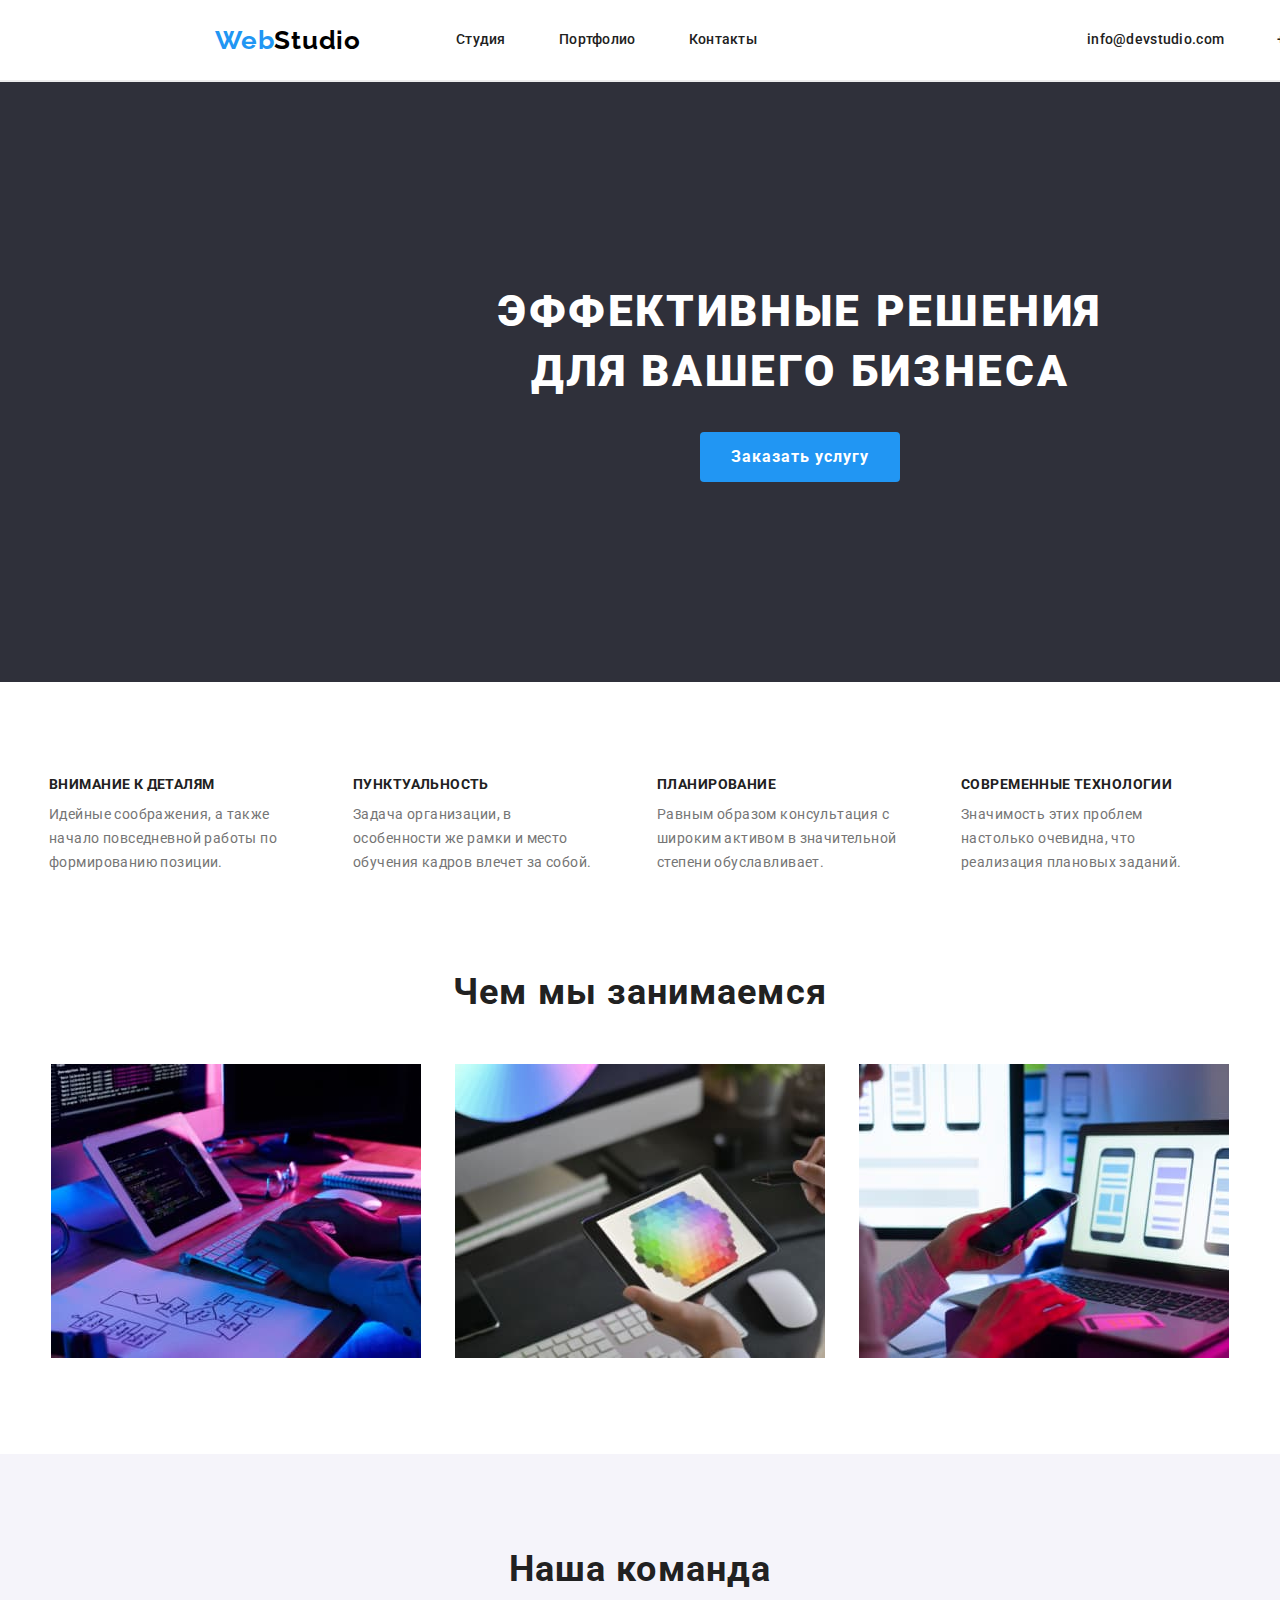
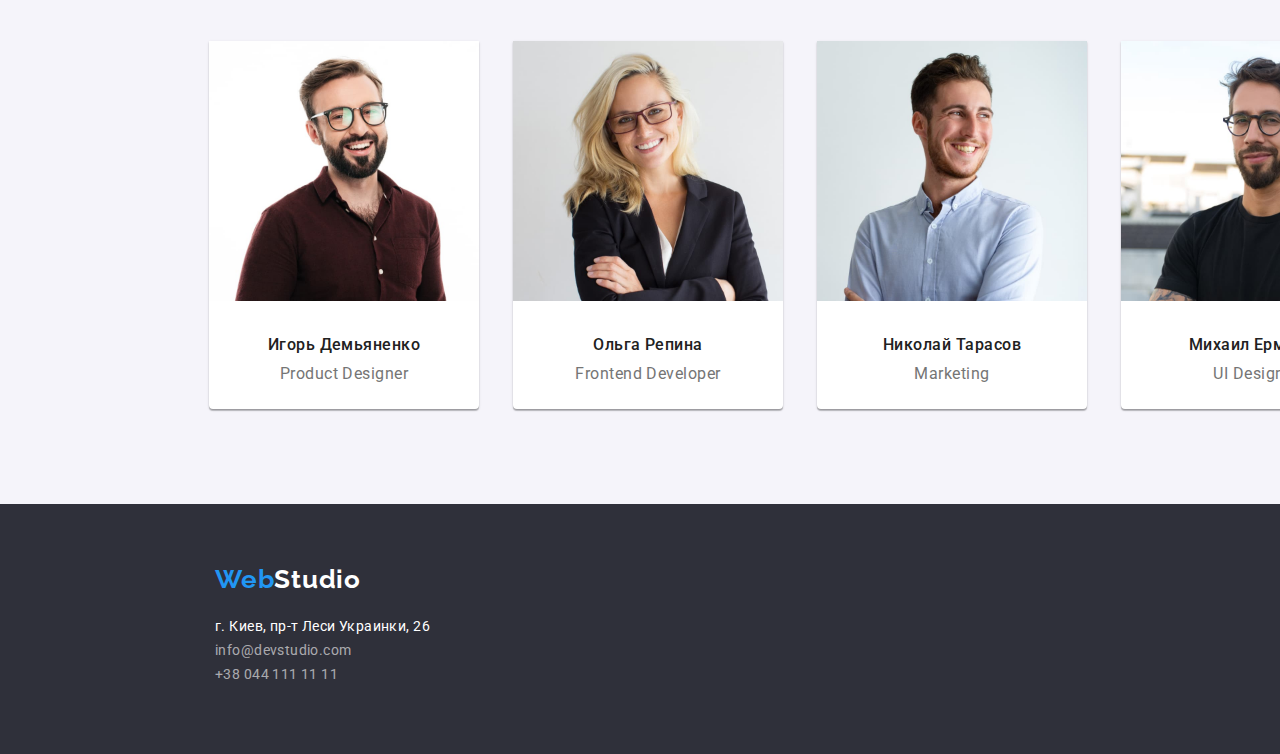
<file: index.html>
<!DOCTYPE html>
<html lang="ru">
<head>
    <meta charset="UTF-8">
    <meta http-equiv="X-UA-Compatible" content="IE=edge">
    <meta name="viewport" content="width=device-width, initial-scale=1.0">
    <title>WebStudio</title>
    <link rel="preconnect" href="https://fonts.googleapis.com">
    <link rel="preconnect" href="https://fonts.gstatic.com" crossorigin>
    <link href="https://fonts.googleapis.com/css2?family=Raleway:wght@700&family=Roboto:wght@400;500;700;900&display=swap"
    rel="stylesheet">
    <link rel="stylesheet" href="./css/style.css">
</head>
<body>
    <header>
        <nav class="top_panel">
        <h1 class="logo"><span class="highlighting-logo">Web</span>Studio</h1>
        <ul class="menu">
            <li><a href="./index.html" class="highlighted-text">Студия</a></li>
            <li class="menu-items"><a href="./portfolio.html" class="highlighted-text">Портфолио</a></li>
            <li class="menu-items"><a href="#bottom_panel" class="highlighted-text">Контакты</a></li>            
        </ul>
        <ul class="contacts">
            <li><a href="mail:info@devstudio.com" class="highlighted-text">info@devstudio.com</a></li>
            <li class="menu-items"><a href="tel:+380441111111" class="highlighted-text">+38 044 111 11 11</a></li>
        </ul>
        </nav>
        <hr class="line">
    </header>
    <main>
        <section id="studio">
            <div class="preview">
                <h1 class="preview-title">эффективные решения для вашего бизнеса</h1>
                <button type="button" class="button-to-order">Заказать услугу</button>
            </div>
            <ul class="all-good-quality-containers">
                <li class="good-quality-container">
                    <h4 class="good-quality-title">внимание к деталям</h4>
                    <p class="good-quality-text">Идейные соображения, а также начало повседневной работы по формированию позиции.</p>
                </li>
                <li class="good-quality-container">
                    <h4 class="good-quality-title">Пунктуальность</h4>
                    <p class="good-quality-text">Задача организации, в особенности же рамки и место обучения кадров влечет за собой.</p>
                </li>
                <li class="good-quality-container">
                    <h4 class="good-quality-title">Планирование</h4>
                    <p class="good-quality-text">Равным образом консультация с широким активом в значительной степени обуславливает.</p>
                </li>
                <li class="good-quality-container">
                    <h4 class="good-quality-title">Современные технологии</h4>
                    <p class="good-quality-text">Значимость этих проблем настолько очевидна, что реализация плановых заданий.</p>
                </li>
            </ul>

            <div>
                <h1 class="studio-title">Чем мы занимаемся</h1>
                <ul class="what-we-do-container">
                    <li class="what-we-do-picture"><img src="./img/box1.jpg" alt=""></li>
                    <li class="what-we-do-picture"><img src="./img/box2.jpg" alt=""></li>
                    <li class="what-we-do-picture"><img src="./img/box3.jpg" alt=""></li>
                </ul>
            </div>

            <div class="our-command-container">
                <h1 class="studio-title">Наша команда</h1>
                <ul class="all-our-command-picture-containers">
                <li class="our-command-picture-container">
                    <img src="./img/our-team/product_designer.jpg" alt="" class="our-command-picture">
                    <h4 class="our-command-title">Игорь Демьяненко</h4>
                    <p class="our-command-text">Product Designer</p>
                </li>
                <li class="our-command-picture-container">
                    <img src="./img/our-team/fronted_developer.jpg" alt="" class="our-command-picture">
                    <h4 class="our-command-title">Ольга Репина</h4>
                    <p class="our-command-text">Frontend Developer</p>
                </li>
                <li class="our-command-picture-container">
                    <img src="./img/our-team/marketing.jpg" alt="" class="our-command-picture">
                    <h4 class="our-command-title">Николай Тарасов</h4>
                    <p class="our-command-text">Marketing</p>
                </li>
                <li class="our-command-picture-container">
                    <img src="./img/our-team/ui_designer.jpg" alt="" class="our-command-picture">
                    <h4 class="our-command-title">Михаил Ермаков</h4>
                    <p class="our-command-text">UI Designer</p>
                </li>
                </ul>
            </div>
        </section>
    </main>
    <footer id="bottom_panel">
        <div class="bottom_panel-item-container">
            <h1 class="logo-light"><span class="highlighting-logo">Web</span>Studio</h1>
            <p class="bottom_panel-adress">г. Киев, пр-т Леси Украинки, 26</p>
            <p><a href="mailto:info@devstudio.com" class="bottom-panel-contacts">info@devstudio.com</a></p>
            <p><a href="tel:+380441111111" class="bottom-panel-contacts">+38 044 111 11 11</a></p>
        </div>
    </footer>
</body>
</html>
</file>
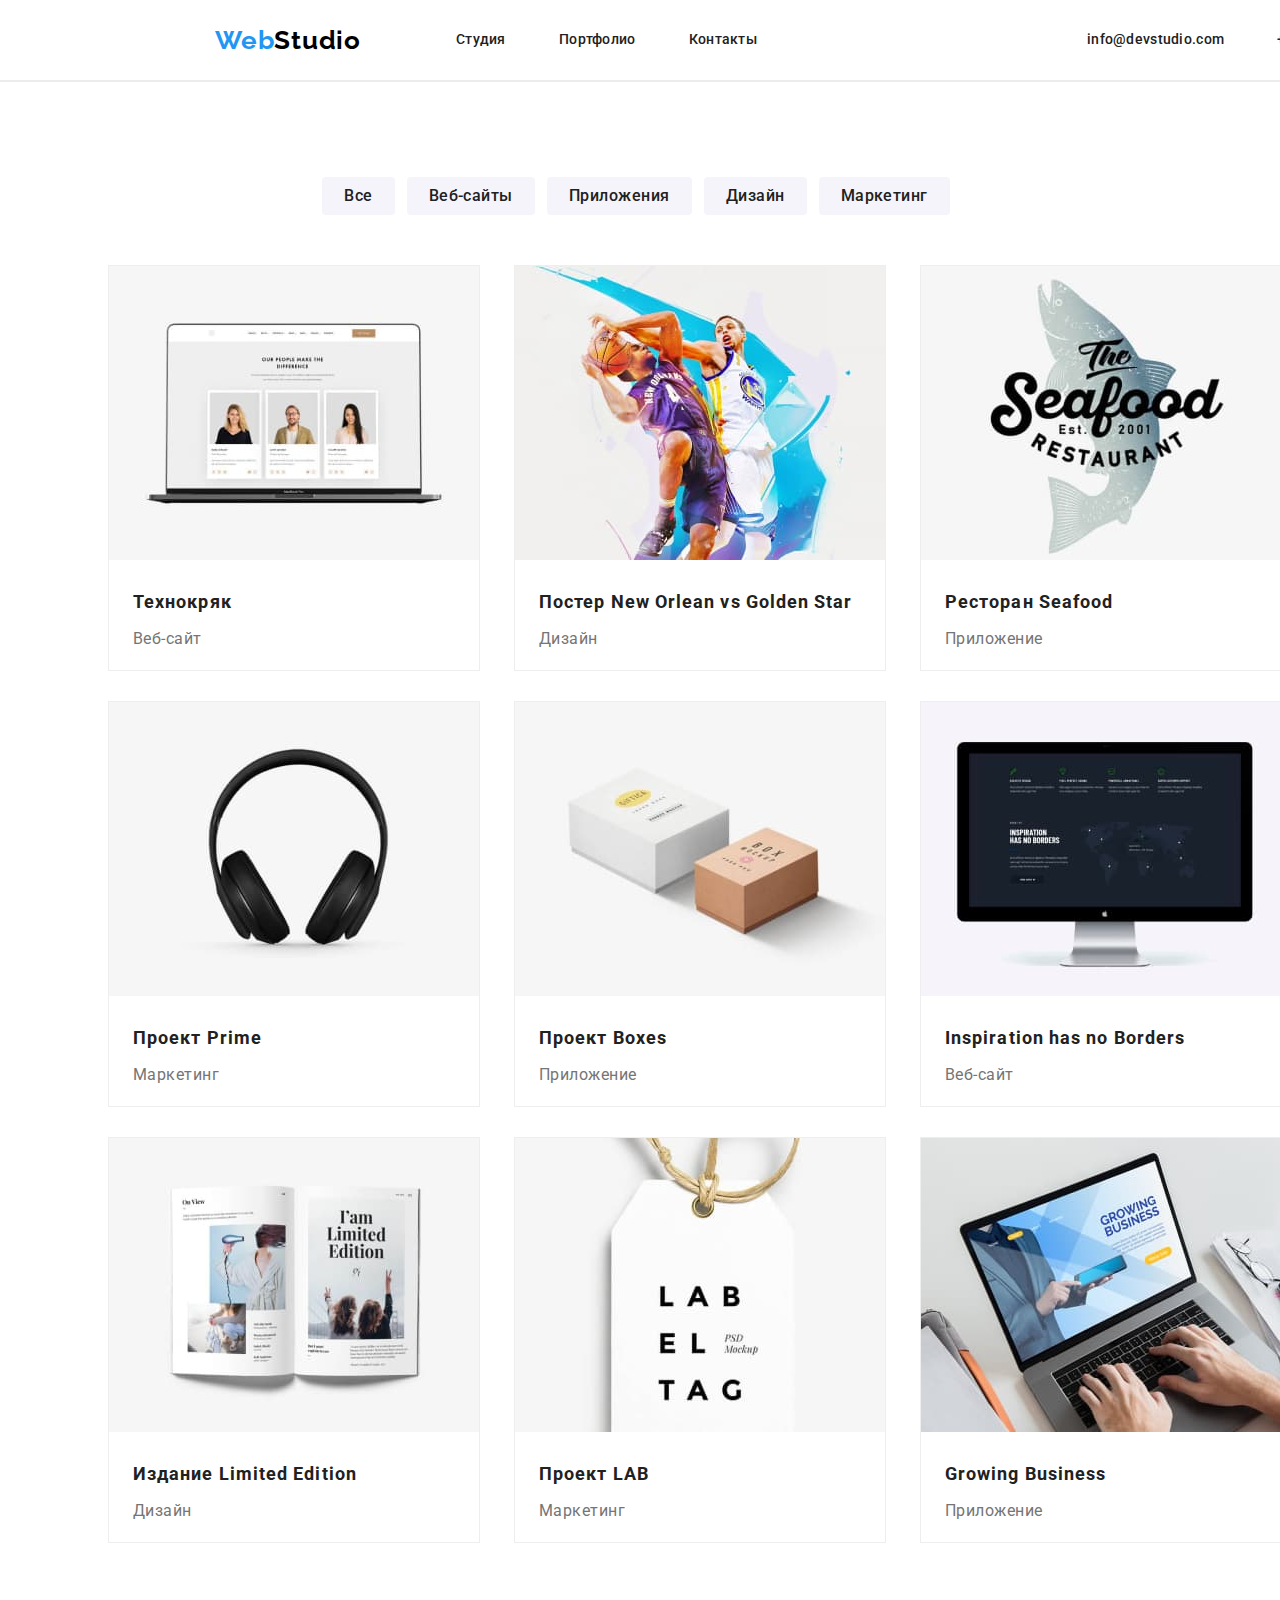
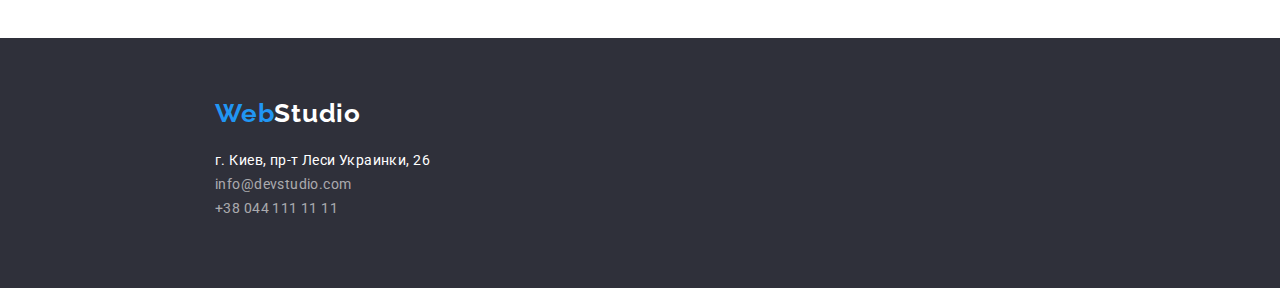
<file: portfolio.html>
<!DOCTYPE html>
<html lang="ru">

<head>
    <meta charset="UTF-8">
    <meta http-equiv="X-UA-Compatible" content="IE=edge">
    <meta name="viewport" content="width=device-width, initial-scale=1.0">
    <title>WebStudio</title>
    <link rel="preconnect" href="https://fonts.googleapis.com">
    <link rel="preconnect" href="https://fonts.gstatic.com" crossorigin>
    <link href="https://fonts.googleapis.com/css2?family=Raleway:wght@700&family=Roboto:wght@400;500;700;900&display=swap"
        rel="stylesheet">
    <link rel="stylesheet" href="./css/style.css">
</head>

<body>
    <header>
        <nav class="top_panel">
            <h1 class="logo"><span class="highlighting-logo">Web</span>Studio</h1>
            <ul class="menu">
                <li><a href="./index.html" class="highlighted-text">Студия</a></li>
                <li class="menu-items"><a href="./portfolio.html" class="highlighted-text">Портфолио</a></li>
                <li class="menu-items"><a href="#bottom_panel" class="highlighted-text">Контакты</a></li>
            </ul>
            <ul class="contacts">
                <li><a href="mail:info@devstudio.com" class="highlighted-text">info@devstudio.com</a></li>
                <li class="menu-items"><a href="tel:+380441111111" class="highlighted-text">+38 044 111 11 11</a></li>
            </ul>
        </nav>
        <hr class="line">
    </header>
    <main>
        <section id="portfolio">
            <ul class="portfolio-button-container">
                <li><button type="button" class="portfolio-button highlighted-button">Все</button></li>
                <li><button type="button" class="portfolio-button highlighted-button">Веб-сайты</button></li>
                <li><button type="button" class="portfolio-button highlighted-button">Приложения</button></li>
                <li><button type="button" class="portfolio-button highlighted-button">Дизайн</button></li>
                <li><button type="button" class="portfolio-button highlighted-button">Маркетинг</button></li>
            </ul>

            <ul class="all-projects-container">
                <li class="project-container">
                    <img src="./img/projects/technokryak.jpg" alt="" class="project-picture">
                    <h4 class="project-name">Технокряк</h4>
                    <p class="project-text">Веб-сайт</p>
                </li>
                <li class="project-container">
                    <img src="./img/projects/poster.jpg" alt="" class="project-picture">
                    <h4 class="project-name">Постер New Orlean vs Golden Star</h4>
                    <p class="project-text">Дизайн</p>
                </li>
                <li class="project-container">
                    <img src="./img/projects/seafood.jpg" alt="" class="project-picture">
                    <h4 class="project-name">Ресторан Seafood</h4>
                    <p class="project-text">Приложение</p>
                </li>
                <li class="project-container">
                    <img src="./img/projects/prime.jpg" alt="" class="project-picture">
                    <h4 class="project-name">Проект Prime</h4>
                    <p class="project-text">Маркетинг</p>
                </li>
                <li class="project-container">
                    <img src="./img/projects/boxes.jpg" alt="" class="project-picture">
                    <h4 class="project-name">Проект Boxes</h4>
                    <p class="project-text">Приложение</p>
                </li>
                <li class="project-container">
                    <img src="./img/projects/IHNB.jpg" alt="" class="project-picture">
                    <h4 class="project-name">Inspiration has no Borders</h4>
                    <p class="project-text">Веб-сайт</p>
                </li>
                <li class="project-container">
                    <img src="./img/projects/limited-edition.jpg" alt="" class="project-picture">
                    <h4 class="project-name">Издание Limited Edition</h4>
                    <p class="project-text">Дизайн</p>
                </li>
                <li class="project-container">
                    <img src="./img/projects/lab.jpg" alt="" class="project-picture">
                    <h4 class="project-name">Проект LAB</h4>
                    <p class="project-text">Маркетинг</p>
                </li>
                <li class="project-container">
                    <img src="./img/projects/growing-business.jpg" alt="" class="project-picture">
                    <h4 class="project-name">Growing Business</h4>
                    <p class="project-text">Приложение</p>
                </li>
            </ul>
        </section>
    </main>
        <footer id="bottom_panel">
            <div class="bottom_panel-item-container">
                <h1 class="logo-light"><span class="highlighting-logo">Web</span>Studio</h1>
                <p class="bottom_panel-adress">г. Киев, пр-т Леси Украинки, 26</p>
                <p><a href="mailto:info@devstudio.com" class="bottom-panel-contacts">info@devstudio.com</a></p>
                <p><a href="tel:+380441111111" class="bottom-panel-contacts">+38 044 111 11 11</a></p>
            </div>
        </footer>
</body>
</html>
</file>
<file: css/style.css>
:root {
  --main-title-color: #212121;
  --second-title-color: #fff;
  --translucent-color: rgba(255, 255, 255, 0.6);
  --main-text-color: #757575;
  --highlighted-text-color: #2196f3;
  --main-bg-color: #e5e5e5;
  --second-bg-color: #f5f4fa;
  --third-bg-color: #2f303a;
  --fourth-bg-color: #fff;
  --fifth-bg-color: #2196f3;
}
* {
  font-family: Roboto, sans-serif;
  margin: 0;
  padding: 0;
  color: var(--main-title-color);
}
a {
  text-decoration: none;
}
ul {
  list-style: none;
}
li {
  display: inline-block;
}
/*Навигация*/
.top_panel {
  display: flex;
  align-items: center;
  margin: 0 auto 0 auto;
  height: 80px;
  width: 1600px;
}
.logo {
  margin-left: 215px;
  font-family: "Raleway";
  font-size: 26px;
  line-height: 119%;
  letter-spacing: 0.03em;
  color: #000000;
}
.highlighting-logo {
  color: var(--highlighted-text-color);
  font-family: "Raleway";
}
.menu-items {
  margin-left: 50px;
}
.menu {
  line-height: 114%;
  letter-spacing: 0.02em;
  font-size: 14px;
  font-weight: 500;
  margin-left: 95px;
}
.contacts {
  line-height: 114%;
  letter-spacing: 0.02em;
  font-size: 14px;
  font-weight: 500;
  margin-left: 330px;
}
.highlighted-text:hover,
.highlighted-text:focus {
  color: var(--highlighted-text-color);
}
.line {
  margin: 0 auto 0 auto;
  width: 1600px;
  border: 1px solid #ececec;
}
/*Студия*/
#studio {
  text-align: center;
}
/*Превью*/
.preview {
  margin: auto;
  background-color: var(--third-bg-color);
  width: 1600px;
  height: 600px;
}
.preview-title {
  text-transform: uppercase;
  color: var(--second-title-color);
  font-size: 44px;
  font-weight: 900;
  padding-top: 200px;
  margin: 0 auto 0 auto;
  width: 696px;
  line-height: 136%;
  letter-spacing: 0.06em;
}
.button-to-order {
  cursor: pointer;
  background-color: var(--fifth-bg-color);
  border: none;
  border-radius: 4px;
  font-size: 16px;
  font-weight: 700;
  line-height: 188%;
  letter-spacing: 0.06em;
  color: var(--second-title-color);
  margin-top: 30px;
  width: 200px;
  height: 50px;
}
/*Хорошие качества*/
.all-good-quality-containers {
  margin: 95px auto 0 auto;
  width: 1200px;
  height: 100px;
}
.good-quality-container {
  margin-right: 30px;
  text-align: left;
  width: 270px;
}
.good-quality-container:nth-last-child(-n + 1) {
  margin-right: 0;
}
.good-quality-title {
  text-transform: uppercase;
  font-size: 14px;
  line-height: 114%;
  letter-spacing: 0.03em;
}
.good-quality-text {
  color: var(--main-text-color);
  font-size: 14px;
  line-height: 171%;
  letter-spacing: 0.03em;
  width: 250px;
  margin-top: 10px;
}
/*Чем мы занимаемся*/
.studio-title {
  padding-bottom: 50px;
  padding-top: 95px;
  font-size: 36px;
  letter-spacing: 0.03em;
  line-height: 116%;
}
.what-we-do-container {
  margin: 0 auto 0 auto;
  width: 1200px;
  height: 390px;
}
.what-we-do-picture {
  width: 370px;
  height: 294px;
  margin-right: 30px;
}
.what-we-do-picture:nth-last-child(-n + 1) {
  margin-right: 0;
}
/*Наша команда*/
.our-command-container {
  background-color: #f5f4fa;
  height: 650px;
}
.all-our-command-picture-containers {
  width: 1600px;
  margin: 0 auto 0 auto;
}
.our-command-picture-container {
  margin-right: 30px;
  background-color: var(--fourth-bg-color);
  height: 368px;
  width: 270px;
  box-shadow: 0px 1px 3px rgba(0, 0, 0, 0.12), 0px 1px 1px rgba(0, 0, 0, 0.14),
    0px 2px 1px rgba(0, 0, 0, 0.2);
  border-radius: 0px 0px 4px 4px;
}
.our-command-picture-container:nth-last-child(-n + 1) {
  margin-right: 0;
}
.our-command-picture {
  height: 260px;
  width: 270px;
}
.our-command-title {
  margin-top: 30px;
  font-weight: 500;
  font-size: 16px;
  line-height: 119%;
  letter-spacing: 0.03em;
}
.our-command-text {
  color: var(--main-text-color);
  letter-spacing: 0.03em;
  margin-top: 10px;
  font-size: 16px;
  line-height: 119%;
}
/*Портфолио*/
#portfolio {
  text-align: center;
}
.portfolio-button-container {
  height: 38px;
  width: 650px;
  padding-top: 95px;
  margin-right: auto;
  margin-left: auto;
}
.portfolio-button {
  cursor: pointer;
  padding-left: 22px;
  padding-right: 22px;
  margin-right: 8px;
  background-color: var(--second-bg-color);
  border-radius: 4px;
  border: none;
  font-weight: 500;
  font-size: 16px;
  line-height: 162%;
  letter-spacing: 0.03em;
  height: 38px;
}
.highlighted-button:hover,
.highlighted-button:focus {
  color: var(--second-title-color);
  background-color: var(--fifth-bg-color);
  box-shadow: 0px 3px 1px rgba(0, 0, 0, 0.1), 0px 1px 2px rgba(0, 0, 0, 0.08),
    0px 2px 2px rgba(0, 0, 0, 0.12);
}
.all-projects-container {
  margin: 50px auto 95px auto;
  width: 1400px;
}
.project-container {
  margin-right: 30px;
  margin-bottom: 30px;
  text-align: left;
  height: 404px;
  width: 370px;
  border: 1px solid #eeeeee;
}
.project-container:nth-child(3n) {
  margin-right: 0;
}
.project-container:nth-last-child(-n + 3) {
  margin-bottom: 0;
}
.project-name {
  font-size: 18px;
  line-height: 200%;
  letter-spacing: 0.06em;
  margin-top: 20px;
  margin-left: 24px;
}
.project-text {
  color: var(--main-text-color);
  letter-spacing: 0.03em;
  font-size: 16px;
  line-height: 188%;
  margin-top: 4px;
  margin-left: 24px;
}

/*Нижняя панель*/
#bottom_panel {
  height: 250px;
  background-color: var(--third-bg-color);
}
.bottom_panel-item-container {
  margin-left: auto;
  margin-right: auto;
  width: 1600px;
  padding-top: 60px;
  padding-left: 215px;
}
.logo-light {
  font-family: "Raleway";
  font-size: 26px;
  line-height: 119%;
  letter-spacing: 0.03em;
  color: var(--second-title-color);
}
.bottom_panel-adress {
  font-size: 14px;
  line-height: 171%;
  letter-spacing: 0.03em;
  margin-top: 20px;
  color: var(--second-title-color);
}
.bottom-panel-contacts {
  font-size: 14px;
  line-height: 171%;
  letter-spacing: 0.03em;
  margin-top: 9px;
  color: var(--translucent-color);
}
</file>
